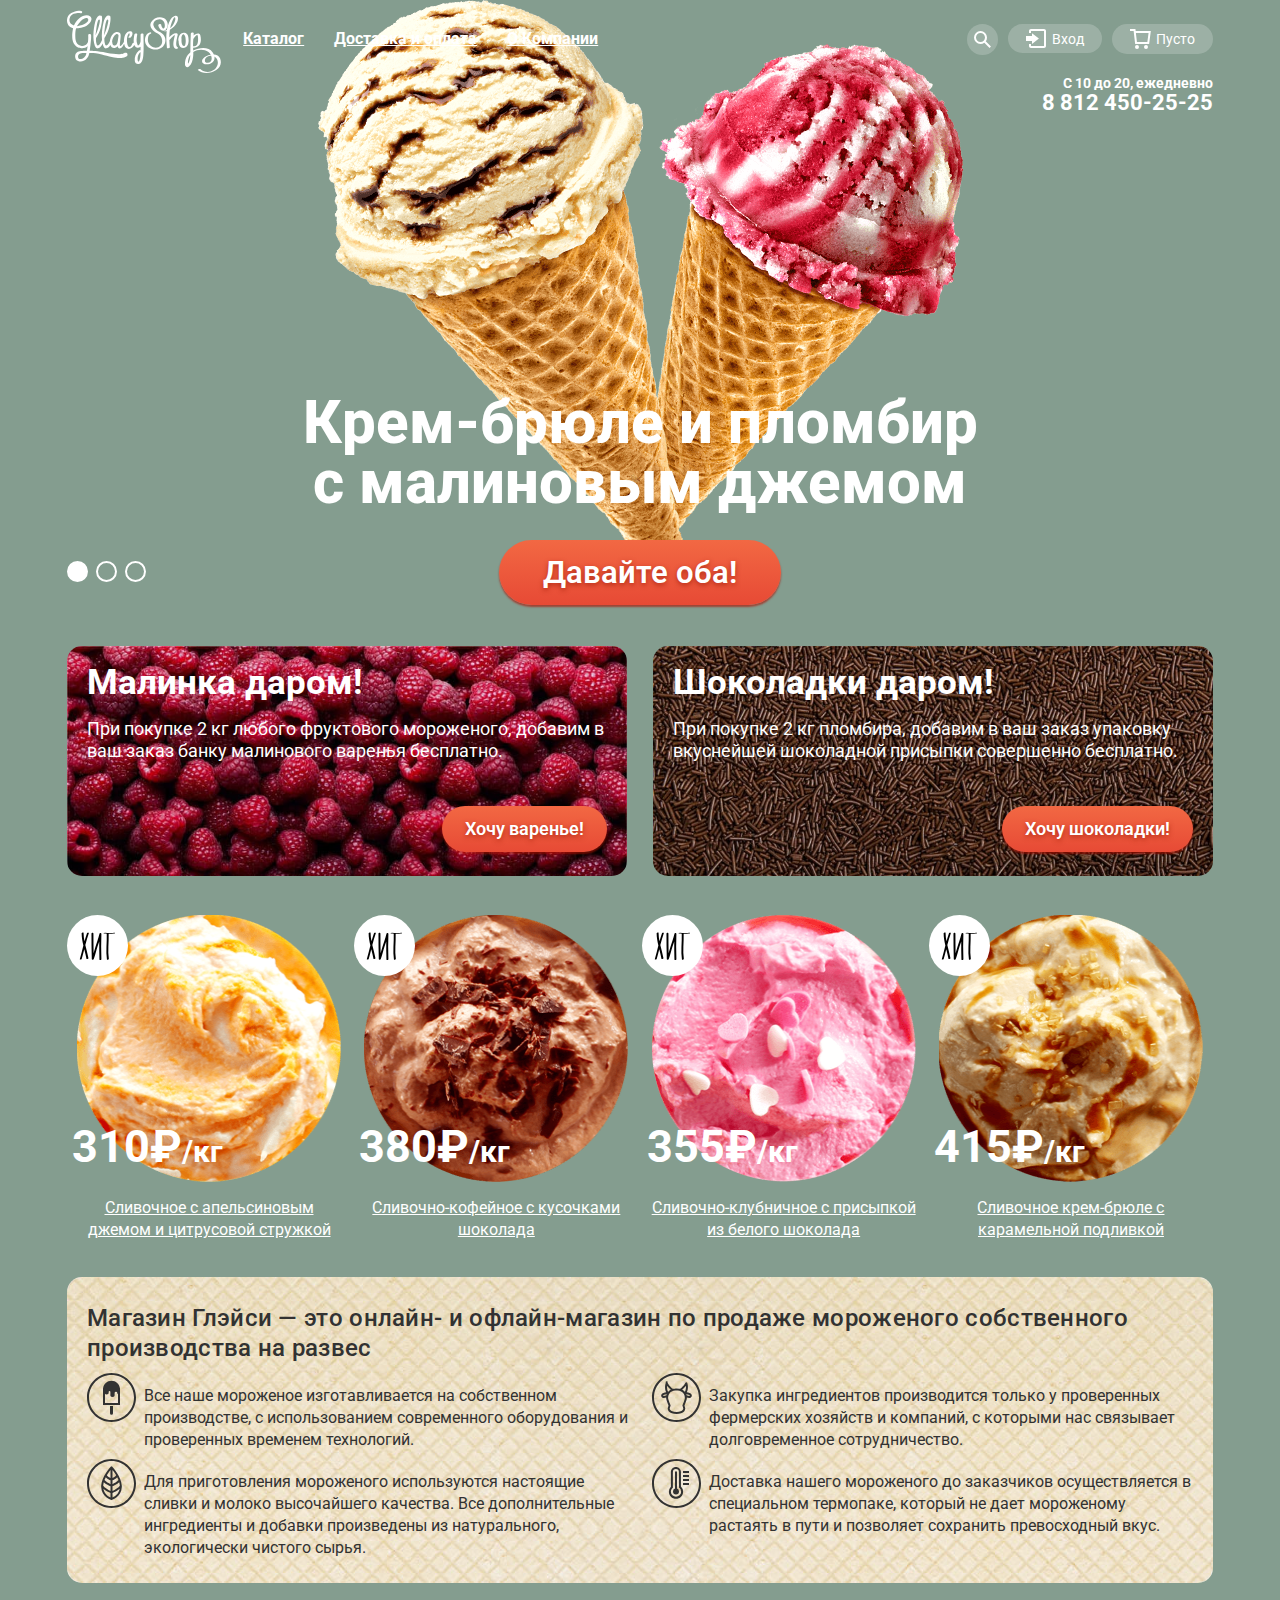
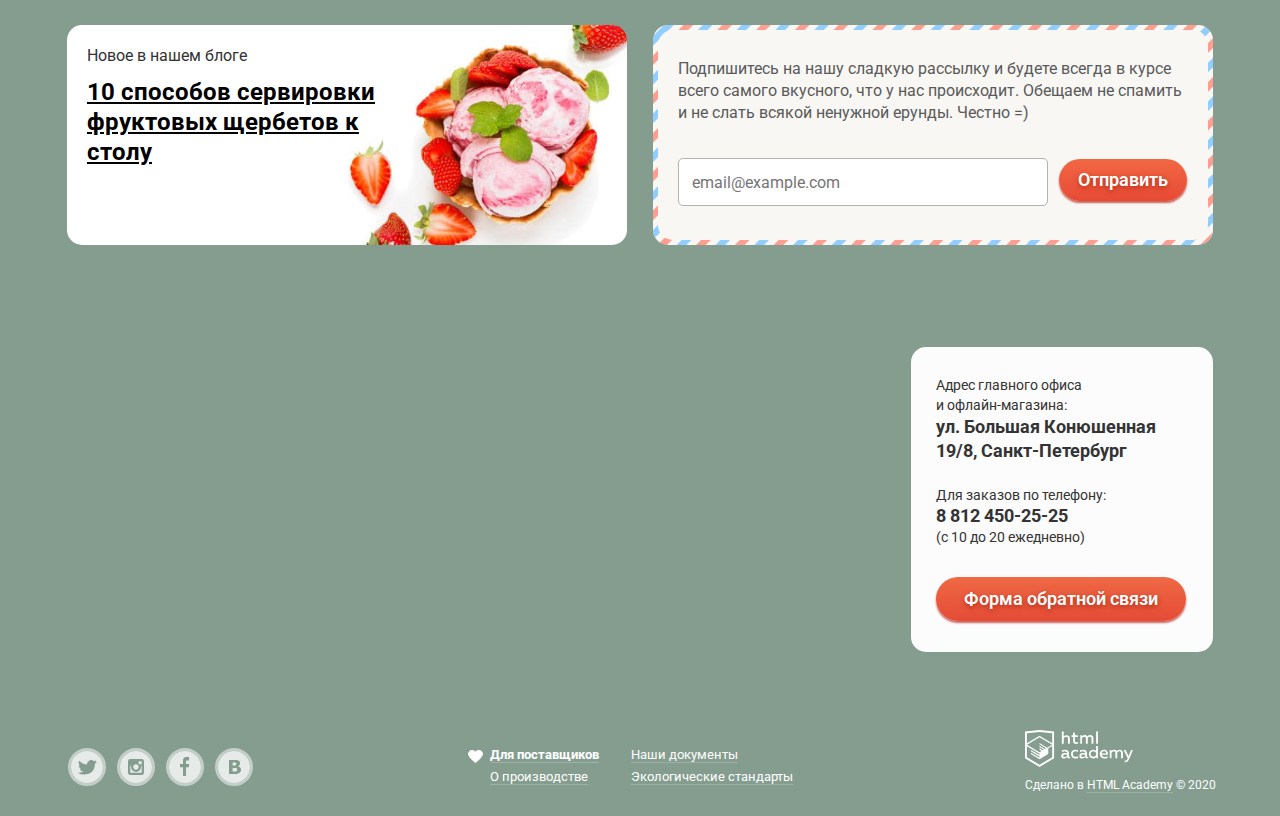
<file: index.html>
<!DOCTYPE html>
<html lang="ru">
 	<head>
		<meta charset="utf-8">
		<title>HTML Academy: Глейси</title>
		<link rel="stylesheet" href="css/normalize.css">
		<link rel="stylesheet" href="css/style-min.min.css">
		<link rel="shortcut icon" href="img/pin.svg" type="image/x-icon">
		<link href="https://fonts.googleapis.com/css?family=Roboto:400,500,700&display=swap&subset=cyrillic" rel="stylesheet">
	</head>

	<body>
	<input class="visually-hidden" type="radio" id="product-1" name="toggle" checked>
	<input class="visually-hidden" type="radio" id="product-2" name="toggle">
	<input class="visually-hidden" type="radio" id="product-3" name="toggle">
		<div class="site-wrapper">
			<header class="page-header">
				<h1 class="visually-hidden">Интернет магазин мороженного "GllacyShop"</h1>

				<a class="logo">
					<img src="img/logo.svg" width="154" height="64" alt="GllacyShop">
				</a>

				<nav class="main-nav">
					<ul class="main-nav__list">
						<li class="main-nav__item">
							<a href="inner.html" class="main-nav__link">Каталог</a>
							<ul class="submenu__list">
								<li class="submenu__item hr">
									<a href="#" class="submenu__link"><b>Новинки</b></a>
								</li>
								<li class="submenu__item">
									<a href="inner.html" class="submenu__link">Сливочное</a>
								</li>
								<li class="submenu__item submenu__item--active">
									<a href="#" class="submenu__link">Щербеты</a>
								</li>
								<li class="submenu__item">
									<a href="#" class="submenu__link">Фруктовый лед</a>
								</li>
								<li class="submenu__item">
									<a href="#" class="submenu__link">Мелорин</a>
								</li>
							</ul>
						</li>
						<li class="main-nav__item">
							<a href="#" class="main-nav__link">Доставка и оплата</a>
						</li>
						<li class="main-nav__item">
							<a href="#" class="main-nav__link">О Компании</a>
						</li>
					</ul>
				</nav>

				<ul class="user-nav__list">
					<li class="user-nav__item">
						<a href="search.php" class="user-nav__button user-nav__button--search">
							<svg xmlns="http://www.w3.org/2000/svg" xmlns:xlink="http://www.w3.org/1999/xlink" width="17" height="17" viewBox="0 0 17 17"><path d="M16.958 15.527L11.75 10.32A6.455 6.455 0 0 0 13 6.5 6.5 6.5 0 1 0 6.5 13a6.465 6.465 0 0 0 3.839-1.263l5.205 5.204 1.414-1.414zM6.5 11C4.019 11 2 8.981 2 6.5S4.019 2 6.5 2 11 4.019 11 6.5 8.981 11 6.5 11z"/></svg>
							Поиск
						</a>

						<div class="search">
							<form action="search.php" class="search__form" method="post">
								<label>
									<input type="text" name="search" value="" placeholder="Крем-брюле">
								</label>
							</form>
						</div>
					</li>

					<li class="user-nav__item">
						<a href="#" class="user-nav__button user-nav__button--login">
							<svg xmlns="http://www.w3.org/2000/svg" xmlns:xlink="http://www.w3.org/1999/xlink" width="21" height="19" viewBox="0 0 21 19"><path d="M6 14.875L12.917 9.5 6 4.125v2.917H-.042v4.917H6z"/><path d="M18 0H5C3.9 0 3 .9 3 2v2h2V2h13v15H5v-2H3v2c0 1.1.9 2 2 2h13c1.1 0 2-.9 2-2V2c0-1.1-.9-2-2-2z"/></svg>
							Вход
						</a>

						<div class="login">
							<form action="login.php" class="login__form" method="post">
								<label>
									<input type="text" name="login" value="" placeholder="email@example.com">
								</label>
	
								<label>
									<input type="password" name="password" value="password" placeholder="password">
								</label>
	
								<a href="login.php" name="login" class="button btn--login">Войти</a>
	
								<ul class="login__link-list">
									<li class="login__link-item">
										<a href="#" class="login__link">Забыли пароль?</a>
									</li>
									<li class="login__link-item">
										<a href="#" class="login__link">Новая регистрация</a>
									</li>
								</ul>
							</form>
						</div>
					</li>
					
					<li class="user-nav__item">
						<a href="cart.php" class="user-nav__button user-nav__button--cart">
							<svg xmlns="http://www.w3.org/2000/svg" width="21" height="20" viewBox="0 0 21 20"><path d="M5.657 2.031L5.422 0H0v2h3.64l1.5 13h13.988l1.699-12.969H5.657zM17.372 13H6.922L5.888 4.031h12.66L17.372 13z"/><circle cx="6.984" cy="18" r="2"/><circle cx="15.984" cy="18" r="2"/></svg>
							Пусто
						</a>

						<div class="cart cart--empty">
							<table class="cart__table">
								<tr class="cart__row">
									<td class="cart__cell">
										<span class="cart__item-del">
											<span class="visually-hidden">Удалить из корзины</span>
											<svg xmlns="http://www.w3.org/2000/svg" width="11" height="11" viewBox="0 0 11 11"><path fill="#231F20" d="M10.979.728l-.708-.707L5.5 4.792.729.021.021.728 4.793 5.5.021 10.271l.707.708L5.5 6.207l4.771 4.772.708-.708L6.207 5.5z"/></svg>
										</span>
									</td>
									<td class="cart__cell">
										<img src="img/product__item-1.png" class="cart__product-img" width="33" height="33" alt="Изображение мороженного">
									</td>
									<td class="cart__cell">
										<p class="cart__product-name">Пломбир с апельсиновым джемом</p>
									</td>
									<td class="cart__cell">
										<p class="cart__product-spec">1,5 кг х <span class="cart__product-price">200 руб.</span></p>
									</td>
									<td class="cart__cell">
										<span class="cart__price">300 руб.</span>
									</td>
								</tr>

								<tr class="cart__row">
									<td class="cart__cell">
										<span class="cart__item-del">
											<span class="visually-hidden">Удалить из корзины</span>
											<svg xmlns="http://www.w3.org/2000/svg" width="11" height="11" viewBox="0 0 11 11"><path fill="#231F20" d="M10.979.728l-.708-.707L5.5 4.792.729.021.021.728 4.793 5.5.021 10.271l.707.708L5.5 6.207l4.771 4.772.708-.708L6.207 5.5z"/></svg>
										</span>
									</td>
									<td class="cart__cell">
										<img src="img/product__item-3.png" class="cart__product-img" width="33" height="33" alt="Изображение мороженного">
									</td>
									<td class="cart__cell">
										<p class="cart__product-name">Клубничный пломбир с присыпкой из белого шоколада</p>
									</td>
									<td class="cart__cell">
										<p class="cart__product-spec">1,5 кг х <span class="cart__product-price">300 руб.</span></p>
									</td>
									<td class="cart__cell">
										<span class="cart__price">450 руб.</span>
									</td>
								</tr>
	
								<tr class="cart__row cart__total">
									<td class="cart__cell" colspan="5">
										<span class="cart__total-price">Итого: 750 руб.</span>
									</td>
								</tr>
	
								<tr class="cart__row cart__order">
									<td class="cart__cell" colspan="5">
										<a href="#" class="btn--order button">Оформить заказ</a>
									</td>
								</tr>
							</table>
						</div>
					</li>
				</ul>

				<div class="contacts-top">
					<span class="schedule">С 10 до 20, ежедневно</span>
					<a href="tel:8812-450-25-25" class="phone">8 812 450-25-25</a>
				</div>

				<section class="slider">
					<div class="slider-controls">
						<label tabindex="0" for="product-1">Первый</label>
						<label tabindex="0" for="product-2">Второй</label>
						<label tabindex="0" for="product-3">Третий</label>
					</div>

					<ul class="slider-list">
						<li class="slider-item slide" id="slide1">
							<h3 class="slide-title">
								Крем-брюле и пломбир с малиновым джемом
							</h3>
							<a class="button slide-button" href="#">Давайте оба!</a>
						</li>
						<li class="slider-item slide" id="slide2">
							<h3 class="slide-title">
								Шоколадный пломбир и лимонный сорбет
							</h3>
							<a class="button slide-button" href="#">Давайте оба!</a>
						</li>
						<li class="slider-item slide" id="slide3">
							<h3 class="slide-title">
								Пломбир с помадкой и клубничный щербет
							</h3>
							<a class="button slide-button" href="#">Давайте оба!</a>
						</li>
					</ul>
				</section>
			</header>


			<main class="page-content">
				<section class="promo">
					<div class="promo__item">
						<h3 class="promo__title">Малинка даром!</h3>
						<p class="promo__text">При покупке 2 кг любого фруктового мороженого, добавим в ваш заказ банку малинового варенья бесплатно.</p>

						<a href="#" class="promo__btn button">Хочу варенье!</a>
					</div>

					<div class="promo__item">
						<h3 class="promo__title">Шоколадки даром!</h3>
						<p class="promo__text">При покупке 2 кг пломбира, добавим в ваш заказ упаковку вкуснейшей шоколадной присыпки совершенно бесплатно.</p>

						<a href="#" class="promo__btn button">Хочу шоколадки!</a>
					</div>
				</section>

				<section class="product product--hit">
					<figure class="product__item">
						<img src="img/product__item-1.png" width="267" height="267" alt="">
						<span class="product__hit-badge">
							<svg xmlns="http://www.w3.org/2000/svg" width="61" height="61" viewBox="0 0 61 61"><circle fill="#FFF" cx="30.5" cy="30.5" r="30.5"/><path d="M19.985 18.27c-.915 2.683-1.718 5.384-2.472 8.094-.543-2.863-.921-5.756-.958-8.715-.005-.431-1.939-.11-1.932.518.052 4.243.8 8.354 1.747 12.432-1.196 4.58-2.311 9.18-3.579 13.771-.109.394 1.771.138 1.904-.344.902-3.265 1.726-6.535 2.556-9.8.805 3.204 1.644 6.407 2.273 9.657.098.508 2.041.045 1.932-.518-.864-4.462-2.12-8.836-3.146-13.247 1.068-4.086 2.202-8.157 3.578-12.191.124-.361-1.737-.145-1.903.343zM34.395 18.798c.049-1.047-1.919-.794-1.963.128-.004.08-.004.159-.008.238-.039.065-.084.128-.101.204-1.004 4.463-2.611 8.729-4.056 13.06-.644 1.93-1.139 3.898-1.666 5.856-.139-6.623-.135-13.237-.165-19.871-.005-1.042-1.965-.769-1.961.134.037 8.337.018 16.641.303 24.971a.644.644 0 0 0-.034.301l.064.445c.123.856 1.959.48 1.944-.317.005-.011.016-.018.021-.029 1.636-4.171 2.478-8.591 3.894-12.838.521-1.558 1.048-3.108 1.561-4.662-.071 5.987.058 11.969.211 17.961.026 1.012 1.58.771 1.91.065l.056-.119c.112-.239.088-.423-.015-.558-.211-8.333-.389-16.635.005-24.969zM47.32 17.66c-3.158.38-6.312.227-9.478.048-.491-.028-2.24.851-1.221.908 1.093.062 2.182.109 3.271.145-.093.081-.161.167-.157.265.295 8.408-1.054 17.239.191 25.564.063.424 2.01.005 1.932-.518-1.229-8.229.069-16.951-.185-25.27 1.776.012 3.551-.052 5.33-.266.857-.102 1.669-1.039.317-.876z"/></svg>
						</span>
						<p class="product__price">310₽<span>/кг</span></p>
						<figcaption class="product__title">Сливочное с апельсиновым джемом и цитрусовой стружкой
							<a href="#" class="button button--more">Быстрый просмотр</a>
						</figcaption>
					</figure>

					<figure class="product__item">
						<img src="img/product__item-2.png" width="267" height="267" alt="">
						<span class="product__hit-badge">
							<svg xmlns="http://www.w3.org/2000/svg" width="61" height="61" viewBox="0 0 61 61"><circle fill="#FFF" cx="30.5" cy="30.5" r="30.5"/><path d="M19.985 18.27c-.915 2.683-1.718 5.384-2.472 8.094-.543-2.863-.921-5.756-.958-8.715-.005-.431-1.939-.11-1.932.518.052 4.243.8 8.354 1.747 12.432-1.196 4.58-2.311 9.18-3.579 13.771-.109.394 1.771.138 1.904-.344.902-3.265 1.726-6.535 2.556-9.8.805 3.204 1.644 6.407 2.273 9.657.098.508 2.041.045 1.932-.518-.864-4.462-2.12-8.836-3.146-13.247 1.068-4.086 2.202-8.157 3.578-12.191.124-.361-1.737-.145-1.903.343zM34.395 18.798c.049-1.047-1.919-.794-1.963.128-.004.08-.004.159-.008.238-.039.065-.084.128-.101.204-1.004 4.463-2.611 8.729-4.056 13.06-.644 1.93-1.139 3.898-1.666 5.856-.139-6.623-.135-13.237-.165-19.871-.005-1.042-1.965-.769-1.961.134.037 8.337.018 16.641.303 24.971a.644.644 0 0 0-.034.301l.064.445c.123.856 1.959.48 1.944-.317.005-.011.016-.018.021-.029 1.636-4.171 2.478-8.591 3.894-12.838.521-1.558 1.048-3.108 1.561-4.662-.071 5.987.058 11.969.211 17.961.026 1.012 1.58.771 1.91.065l.056-.119c.112-.239.088-.423-.015-.558-.211-8.333-.389-16.635.005-24.969zM47.32 17.66c-3.158.38-6.312.227-9.478.048-.491-.028-2.24.851-1.221.908 1.093.062 2.182.109 3.271.145-.093.081-.161.167-.157.265.295 8.408-1.054 17.239.191 25.564.063.424 2.01.005 1.932-.518-1.229-8.229.069-16.951-.185-25.27 1.776.012 3.551-.052 5.33-.266.857-.102 1.669-1.039.317-.876z"/></svg>
						</span>
						<p class="product__price">380₽<span>/кг</span></p>
						<figcaption class="product__title">Сливочно-кофейное с кусочками шоколада
							<a href="#" class="button button--more">Быстрый просмотр</a>
						</figcaption>
					</figure>

					<figure class="product__item">
						<img src="img/product__item-3.png" width="267" height="267" alt="">
						<span class="product__hit-badge">
							<svg xmlns="http://www.w3.org/2000/svg" width="61" height="61" viewBox="0 0 61 61"><circle fill="#FFF" cx="30.5" cy="30.5" r="30.5"/><path d="M19.985 18.27c-.915 2.683-1.718 5.384-2.472 8.094-.543-2.863-.921-5.756-.958-8.715-.005-.431-1.939-.11-1.932.518.052 4.243.8 8.354 1.747 12.432-1.196 4.58-2.311 9.18-3.579 13.771-.109.394 1.771.138 1.904-.344.902-3.265 1.726-6.535 2.556-9.8.805 3.204 1.644 6.407 2.273 9.657.098.508 2.041.045 1.932-.518-.864-4.462-2.12-8.836-3.146-13.247 1.068-4.086 2.202-8.157 3.578-12.191.124-.361-1.737-.145-1.903.343zM34.395 18.798c.049-1.047-1.919-.794-1.963.128-.004.08-.004.159-.008.238-.039.065-.084.128-.101.204-1.004 4.463-2.611 8.729-4.056 13.06-.644 1.93-1.139 3.898-1.666 5.856-.139-6.623-.135-13.237-.165-19.871-.005-1.042-1.965-.769-1.961.134.037 8.337.018 16.641.303 24.971a.644.644 0 0 0-.034.301l.064.445c.123.856 1.959.48 1.944-.317.005-.011.016-.018.021-.029 1.636-4.171 2.478-8.591 3.894-12.838.521-1.558 1.048-3.108 1.561-4.662-.071 5.987.058 11.969.211 17.961.026 1.012 1.58.771 1.91.065l.056-.119c.112-.239.088-.423-.015-.558-.211-8.333-.389-16.635.005-24.969zM47.32 17.66c-3.158.38-6.312.227-9.478.048-.491-.028-2.24.851-1.221.908 1.093.062 2.182.109 3.271.145-.093.081-.161.167-.157.265.295 8.408-1.054 17.239.191 25.564.063.424 2.01.005 1.932-.518-1.229-8.229.069-16.951-.185-25.27 1.776.012 3.551-.052 5.33-.266.857-.102 1.669-1.039.317-.876z"/></svg>
						</span>
						<p class="product__price">355₽<span>/кг</span></p>
						<figcaption class="product__title">Сливочно-клубничное с присыпкой из белого шоколада
							<a href="#" class="button button--more">Быстрый просмотр</a>
						</figcaption>
					</figure>

					<figure class="product__item">
						<img src="img/product__item-4.png" width="267" height="267" alt="">
						<span class="product__hit-badge">
							<svg xmlns="http://www.w3.org/2000/svg" width="61" height="61" viewBox="0 0 61 61"><circle fill="#FFF" cx="30.5" cy="30.5" r="30.5"/><path d="M19.985 18.27c-.915 2.683-1.718 5.384-2.472 8.094-.543-2.863-.921-5.756-.958-8.715-.005-.431-1.939-.11-1.932.518.052 4.243.8 8.354 1.747 12.432-1.196 4.58-2.311 9.18-3.579 13.771-.109.394 1.771.138 1.904-.344.902-3.265 1.726-6.535 2.556-9.8.805 3.204 1.644 6.407 2.273 9.657.098.508 2.041.045 1.932-.518-.864-4.462-2.12-8.836-3.146-13.247 1.068-4.086 2.202-8.157 3.578-12.191.124-.361-1.737-.145-1.903.343zM34.395 18.798c.049-1.047-1.919-.794-1.963.128-.004.08-.004.159-.008.238-.039.065-.084.128-.101.204-1.004 4.463-2.611 8.729-4.056 13.06-.644 1.93-1.139 3.898-1.666 5.856-.139-6.623-.135-13.237-.165-19.871-.005-1.042-1.965-.769-1.961.134.037 8.337.018 16.641.303 24.971a.644.644 0 0 0-.034.301l.064.445c.123.856 1.959.48 1.944-.317.005-.011.016-.018.021-.029 1.636-4.171 2.478-8.591 3.894-12.838.521-1.558 1.048-3.108 1.561-4.662-.071 5.987.058 11.969.211 17.961.026 1.012 1.58.771 1.91.065l.056-.119c.112-.239.088-.423-.015-.558-.211-8.333-.389-16.635.005-24.969zM47.32 17.66c-3.158.38-6.312.227-9.478.048-.491-.028-2.24.851-1.221.908 1.093.062 2.182.109 3.271.145-.093.081-.161.167-.157.265.295 8.408-1.054 17.239.191 25.564.063.424 2.01.005 1.932-.518-1.229-8.229.069-16.951-.185-25.27 1.776.012 3.551-.052 5.33-.266.857-.102 1.669-1.039.317-.876z"/></svg>
						</span>
						<p class="product__price">415₽<span>/кг</span></p>
						<figcaption class="product__title">Сливочное крем-брюле с карамельной подливкой
							<a href="#" class="button button--more">Быстрый просмотр</a>
						</figcaption>
					</figure>
				</section>

				<section class="feature">
					<h2 class="feature__title">Магазин Глэйси — это онлайн- и офлайн-магазин по продаже мороженого собственного производства на развес</h2>

					<ul class="feature__items">
						<li class="feature__item">
							<span class="feature__icon"></span>
							Все наше мороженое изготавливается на собственном производстве, с использованием современного оборудования и проверенных временем технологий.
						</li>

						<li class="feature__item">
							<span class="feature__icon"></span>
							Закупка ингредиентов  производится только у проверенных фермерских хозяйств и компаний, с которыми нас связывает долговременное сотрудничество.
						</li>

						<li class="feature__item">
							<span class="feature__icon"></span>
							Для приготовления мороженого используются настоящие сливки и молоко высочайшего качества. Все дополнительные ингредиенты и добавки произведены из натурального, экологически чистого сырья.
						</li>

						<li class="feature__item">
							<span class="feature__icon"></span>
							Доставка нашего мороженого до заказчиков осуществляется в специальном термопаке, который не дает мороженому растаять в пути и позволяет сохранить превосходный вкус.
						</li>
					</ul>
				</section>

				<section class="information">
					<div class="news">
						<span class="news__title--small">Новое в нашем блоге</span>
						<a href="#" class="news__link">
							<h2 class="news__title">
								10 способов сервировки фруктовых щербетов к столу
							</h2>
						</a>
					</div>

					<div class="subscribe">
						<div class="subscribe__inner">
							<p class="subscribe__text">
								Подпишитесь на нашу сладкую рассылку и будете всегда в курсе всего самого вкусного, что у нас происходит. Обещаем не спамить и не слать всякой ненужной ерунды. Честно =)
							</p>

							<form action="#" class="subscribe__form" method="post">
								<label for="email"></label>
								<input type="text" name="email" value="" id="email" placeholder="email@example.com">

								<button type="submit" class="button btn--send">Отправить</button>
							</form>
						</div>
					</div>
				</section>

				<section class="map">
					<iframe src="https://www.google.com/maps/embed?pb=!1m18!1m12!1m3!1d1998.603625300297!2d30.320858715943245!3d59.9387191690544!2m3!1f0!2f0!3f0!3m2!1i1024!2i768!4f13.1!3m3!1m2!1s0x4696310fca145cc1%3A0x42b32648d8238007!2z0JHQvtC70YzRiNCw0Y8g0JrQvtC90Y7RiNC10L3QvdCw0Y8g0YPQuy4sIDE5LzgsINCh0LDQvdC60YIt0J_QtdGC0LXRgNCx0YPRgNCzLCAxOTExODY!5e0!3m2!1sru!2sru!4v1580397992994!5m2!1sru!2sru" width="1200" height="430" style="border:0;" allowfullscreen=""></iframe>

					<address class="contacts">
						<p class="contacts__address">
							Адрес главного офиса<br> и офлайн-магазина:<br>
							<b>ул. Большая Конюшенная 19/8, Санкт-Петербург</b>
						</p>

						<p class="contacts__phone">
							Для заказов по телефону:<br>
							<a href="tel:88124502525">8 812 450-25-25</a><br>
							(с 10 до 20 ежедневно)
						</p>

						<a class="contacts__btn button" id="feedback-form">Форма обратной связи</a>
					</address>
				</section>
			</main>


			<footer class="page-footer">
				<div class="page-footer__social">
					<ul class="social-items">
						<li class="social-item">
							<a href="#" class="social-item__link">
								<span class="visually-hidden">Мы в Твиттере</span>
								<svg xmlns="http://www.w3.org/2000/svg" width="32" height="32" viewBox="0 0 32 32"><path d="M16 0C7.164 0 0 7.164 0 16c0 8.837 7.164 16 16 16 8.837 0 16-7.163 16-16 0-8.836-7.163-16-16-16zm7.944 12.809c-.251 6.516-3.463 10.832-10.992 10.702h-.486c-.447 0-4.543-.443-5.344-1.823 2.479.19 4.247-.406 5.12-1.136-1.048-.289-2.923-.461-3.251-2.848.384.104.618.221 1.299.113-1.307-.824-2.758-1.519-2.679-3.643.311.317 1.164.518 1.46.457-.768-.233-2.149-3.244-.974-4.781 1.984 1.79 4.075 3.482 7.804 3.643.227-2.214 1.24-3.699 3.168-4.325 1.84-.479 3.255.26 3.901 1.138.737-.224 1.453-.466 2.193-.685-.004.833-.569 1.463-.935 1.709.747.165 1.423-.475 1.423-.475-.184.963-1.094 1.725-1.707 1.954z"/></svg>
							</a>
						</li>

						<li class="social-item">
							<a href="#" class="social-item__link">
								<span class="visually-hidden">Мы в Инстаграме</span>
								<svg xmlns="http://www.w3.org/2000/svg" width="32" height="32" viewBox="0 0 32 32"><path d="M20.916 16a4.938 4.938 0 1 1-9.877 0c0-.394.051-.773.138-1.14h-.897v6.838h11.396V14.86h-.897c.086.367.137.746.137 1.14z"/><path d="M15.978 18.659c1.466 0 2.659-1.193 2.659-2.659s-1.193-2.659-2.659-2.659c-1.466 0-2.659 1.193-2.659 2.659s1.192 2.659 2.659 2.659zM18.637 10.302h3.039v3.039h-3.039z"/><path d="M16 0C7.164 0 0 7.164 0 16c0 8.837 7.164 16 16 16 8.837 0 16-7.163 16-16 0-8.836-7.163-16-16-16zm7.955 21.698a2.285 2.285 0 0 1-2.279 2.279H10.279A2.285 2.285 0 0 1 8 21.698V10.302a2.286 2.286 0 0 1 2.279-2.279h11.396a2.286 2.286 0 0 1 2.279 2.279v11.396z"/></svg>
							</a>
						</li>

						<li class="social-item">
							<a href="#" class="social-item__link">
								<span class="visually-hidden">Мы в Фейсбуке</span>
								<svg xmlns="http://www.w3.org/2000/svg" width="32" height="32" viewBox="0 0 32 32"><path d="M16 0C7.164 0 0 7.163 0 16s7.164 16 16 16c8.837 0 16-7.164 16-16S24.837 0 16 0zm4.062 9.455h-3.021v3.444h3.021v3.445h-3.021v8.61H14.02v-8.61H11v-3.445h3.021V9.455c0-1.902 1.353-3.445 3.021-3.445h3.021v3.445z"/></svg>
							</a>
						</li>

						<li class="social-item">
							<a href="#" class="social-item__link">
								<span class="visually-hidden">Мы ВКонтакте</span>
								<svg xmlns="http://www.w3.org/2000/svg" width="32" height="32" viewBox="0 0 32 32"><path d="M16.637 14.495c.402-.019.719-.082.951-.188.326-.145.54-.33.641-.559.101-.229.15-.496.15-.797 0-.232-.058-.465-.174-.697-.116-.232-.322-.405-.617-.517-.264-.1-.592-.155-.984-.165a76.242 76.242 0 0 0-1.652-.014h-.339v2.965h.565c.571 0 1.057-.009 1.459-.028zM18.118 17.084c-.282-.081-.672-.125-1.166-.132a127.97 127.97 0 0 0-1.55-.009h-.79v3.493h.264c1.014 0 1.74-.003 2.18-.009a3.2 3.2 0 0 0 1.212-.245c.377-.157.633-.364.774-.625s.214-.562.214-.9c0-.446-.088-.788-.261-1.03-.17-.241-.464-.423-.877-.543z"/><path d="M16 0C7.164 0 0 7.164 0 16c0 8.837 7.164 16 16 16 8.837 0 16-7.163 16-16 0-8.836-7.163-16-16-16zm6.602 20.531a3.73 3.73 0 0 1-1.124 1.327c-.552.415-1.161.71-1.823.886s-1.501.264-2.519.264h-6.121V8.987h5.443c1.13 0 1.957.038 2.48.113a5.126 5.126 0 0 1 1.561.5c.533.27.929.632 1.189 1.087.26.455.392.975.392 1.558 0 .678-.179 1.278-.536 1.795-.358.518-.863.92-1.517 1.208v.075c.917.182 1.642.559 2.179 1.13.537.571.807 1.325.807 2.261 0 .678-.138 1.283-.411 1.817z"/></svg>
							</a>
						</li>
					</ul>
				</div>

				<div class="page-footer__link">
					<ul class="group-link__items">
						<li class="group-link__item">
							<a href="#" class="font-bold">Для поставщиков</a><br>
							<a href="#">О производстве</a>
						</li>

						<li class="group-link__item">
							<a href="#">Наши документы</a><br>
							<a href="#">Экологические стандарты</a>
						</li>
					</ul>
				</div>

				<div class="page-footer__copyright">
					<a href="https://htmlacademy.ru/intensive/htmlcss" class="page-footer__logo">
						<img src="img/logo-htmlacademy.svg" width="108" height="39" alt="Html Academy">
					</a>

					<p class="page-footer__text">
						Сделано в <a href="https://htmlacademy.ru/intensive/htmlcss">HTML Academy</a> © 2020
					</p>
				</div>
			</footer>
		</div>

		<div class="feedback">
			<div class="feedback__form">
				<form action="send.php" method="post">
					<p class="feedback__title">Мы обязательно вам ответим!</p>
					<button type="button" class="feedback__close">
						<span class="visually-hidden">Закрыть окно</span>
					</button>

					<label class="feedback__row">
						<input type="text" name="feedback__name" value="" placeholder="Имя Фамилия">
					</label>

					<label class="feedback__row">
						<input type="text" name="feedback__email" value="" placeholder="email@example.com" required>
					</label>

					<label class="feedback__row">
						<textarea name="feedback__message" placeholder="В свободной форме"></textarea>
					</label>

					<button type="submit" class="button btn--feedback" name="feedback--button">Отправить</button>
				</form>
			</div>
		</div>

		<script src="js/script-min.js"></script>
	</body>
</html>
</file>
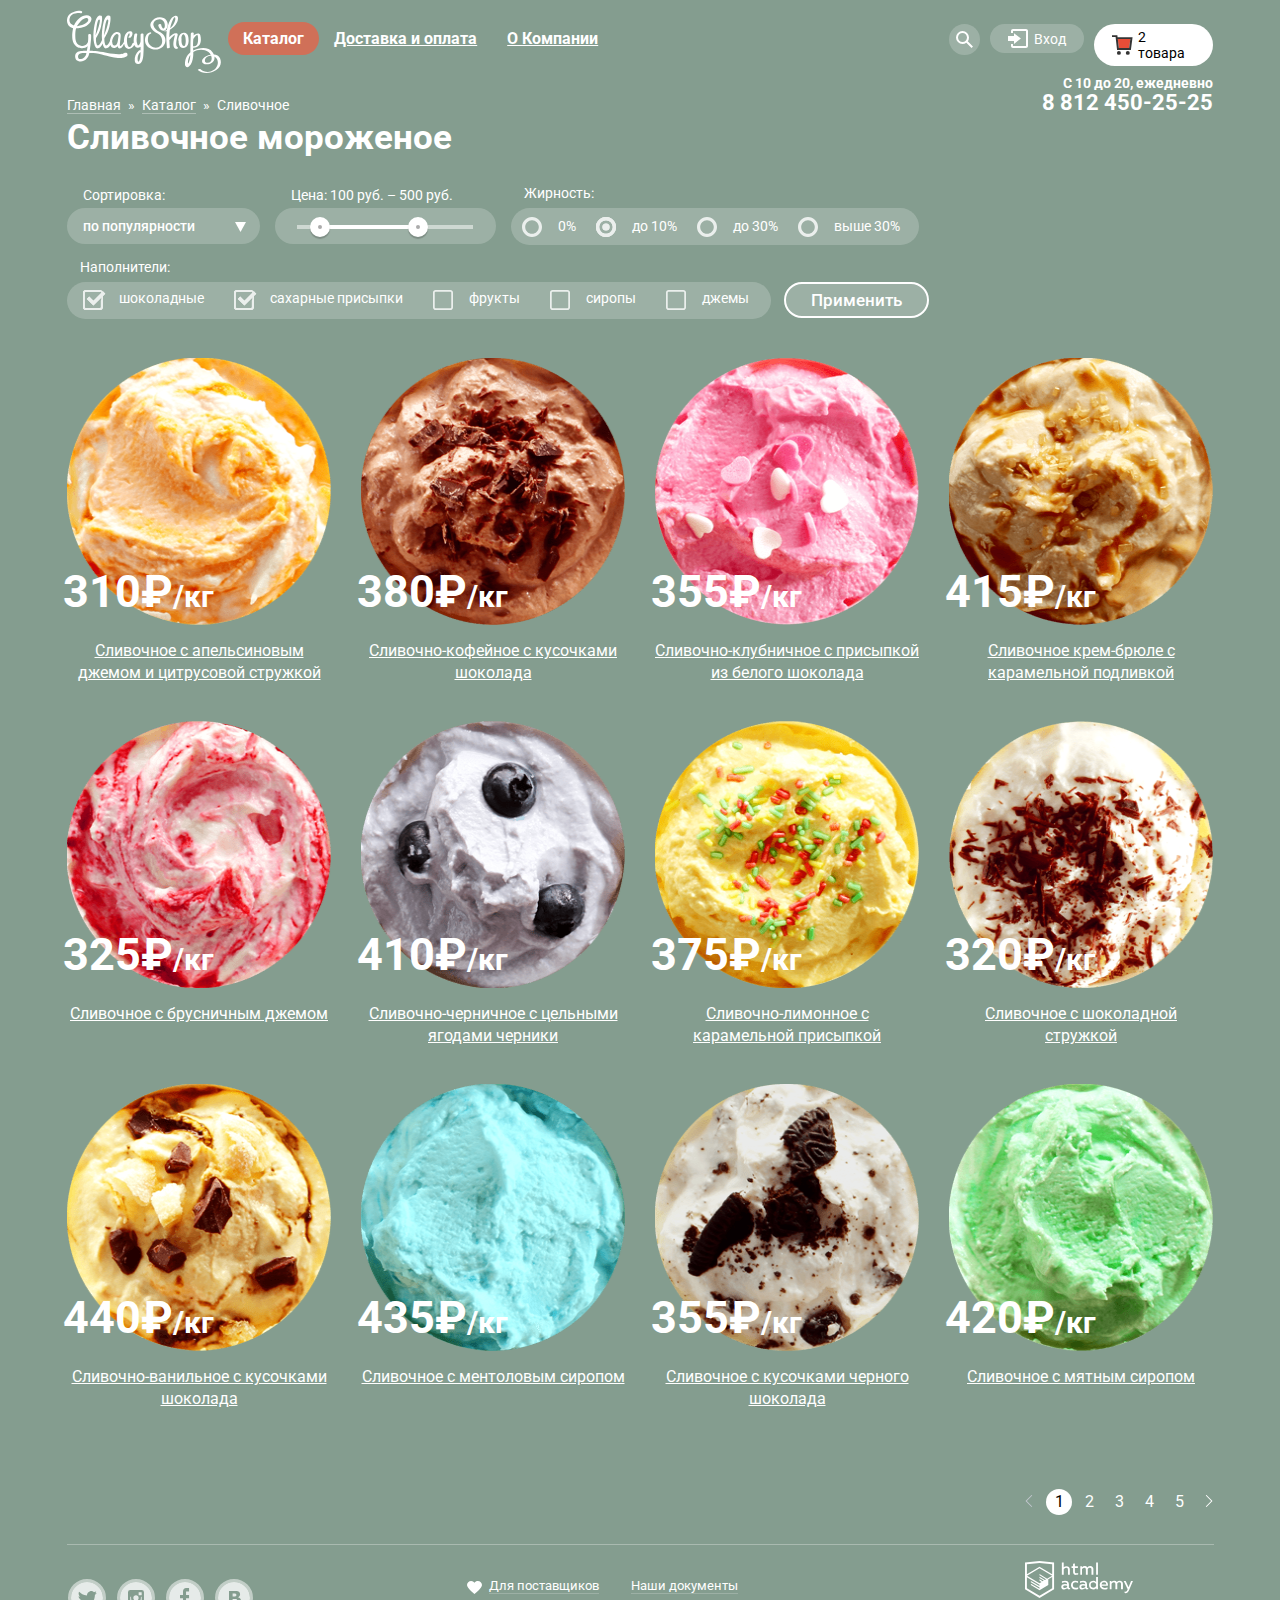
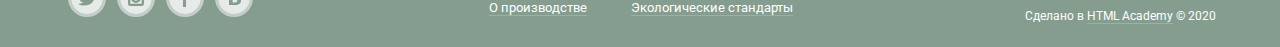
<file: inner.html>
<!DOCTYPE html>
<html lang="ru">
	<head>
		<meta charset="utf-8">
		<title>HTML Academy: Глейси</title>
		<link rel="stylesheet" href="css/normalize.css">
		<link rel="stylesheet" href="css/style-min.min.css">
		<link rel="shortcut icon" href="img/pin.svg" type="image/x-icon">
		<link href="https://fonts.googleapis.com/css?family=Roboto:400,500,700&display=swap&subset=cyrillic" rel="stylesheet">
	</head>

	<body>
		<header class="page-header">
			<h1 class="visually-hidden">Интернет магазин мороженного "GllacyShop"</h1>

			<div class="logo">
				<a href="index.html">
					<img src="img/logo.svg" width="154" height="64" alt="GllacyShop">
				</a>
			</div>

			<nav class="main-nav">
				<ul class="main-nav__list">
					<li class="main-nav__item">
						<a class="main-nav__link main-nav__link--active">Каталог</a>
						<ul class="submenu__list">
							<li class="submenu__item hr">
								<a href="#" class="submenu__link"><b>Новинки</b></a>
							</li>
							<li class="submenu__item">
								<a href="#" class="submenu__link">Сливочное</a>
							</li>
							<li class="submenu__item submenu__item--active">
								<a href="#" class="submenu__link">Щербеты</a>
							</li>
							<li class="submenu__item">
								<a href="#" class="submenu__link">Фруктовый лед</a>
							</li>
							<li class="submenu__item">
								<a href="#" class="submenu__link">Мелорин</a>
							</li>
						</ul>
					</li>
					<li class="main-nav__item">
						<a href="#" class="main-nav__link">Доставка и оплата</a>
					</li>
					<li class="main-nav__item">
						<a href="#" class="main-nav__link">О Компании</a>
					</li>
				</ul>
			</nav>

			<ul class="user-nav__list">
				<li class="user-nav__item">
					<a href="search.php" class="user-nav__button user-nav__button--search">
						<svg xmlns="http://www.w3.org/2000/svg" xmlns:xlink="http://www.w3.org/1999/xlink" width="17" height="17" viewBox="0 0 17 17"><path d="M16.958 15.527L11.75 10.32A6.455 6.455 0 0 0 13 6.5 6.5 6.5 0 1 0 6.5 13a6.465 6.465 0 0 0 3.839-1.263l5.205 5.204 1.414-1.414zM6.5 11C4.019 11 2 8.981 2 6.5S4.019 2 6.5 2 11 4.019 11 6.5 8.981 11 6.5 11z"/></svg>
						Поиск
					</a>

					<div class="search">
						<form action="search.php" class="search__form" method="post">
							<label>
								<input type="text" name="search" value="" placeholder="Крем-брюле">
							</label>
						</form>
					</div>
				</li>

				<li class="user-nav__item">
					<a href="login.php" class="user-nav__button user-nav__button--login">
						<svg xmlns="http://www.w3.org/2000/svg" xmlns:xlink="http://www.w3.org/1999/xlink" width="21" height="19" viewBox="0 0 21 19"><path d="M6 14.875L12.917 9.5 6 4.125v2.917H-.042v4.917H6z"/><path d="M18 0H5C3.9 0 3 .9 3 2v2h2V2h13v15H5v-2H3v2c0 1.1.9 2 2 2h13c1.1 0 2-.9 2-2V2c0-1.1-.9-2-2-2z"/></svg>
						Вход
					</a>

					<div class="login">
						<form action="login.php" class="login__form" method="post">
							<label>
								<input type="text" name="user-login" value="" placeholder="email@example.com">
							</label>

							<label>
								<input type="password" name="user-password" value="password" placeholder="password">
							</label>

							<button type="submit" name="login" class="button btn--login">Войти</button>

							<ul class="login__link-list">
								<li class="login__link-item">
									<a href="#" class="login__link">Забыли пароль?</a>
								</li>
								<li class="login__link-item">
									<a href="#" class="login__link">Новая регистрация</a>
								</li>
							</ul>
						</form>
					</div>
				</li>

				<li class="user-nav__item">
					<a href="cart.php" class="user-nav__button user-nav__button--cart cart-items">
						<svg xmlns="http://www.w3.org/2000/svg" width="21" height="20" viewBox="0 0 21 20"><path fill="#E84D37" d="M5.888 4.031L6.922 13h10.45l1.176-8.969z"/><circle fill="#343434" cx="6.984" cy="18" r="2"/><circle fill="#343434" cx="15.984" cy="18" r="2"/><path fill="#343434" d="M5.657 2.031L5.422 0H0v2h3.64l1.5 13h13.988l1.699-12.969H5.657zM17.372 13H6.922L5.888 4.031h12.66L17.372 13z"/></svg>
						2 товара
					</a>

					<div class="cart">
						<table class="cart__table">
							<tr class="cart__row">
								<td class="cart__cell">
									<span class="cart__item-del">
										<span class="visually-hidden">Удалить из корзины</span>
										<svg xmlns="http://www.w3.org/2000/svg" width="11" height="11" viewBox="0 0 11 11"><path fill="#231F20" d="M10.979.728l-.708-.707L5.5 4.792.729.021.021.728 4.793 5.5.021 10.271l.707.708L5.5 6.207l4.771 4.772.708-.708L6.207 5.5z"/></svg>
									</span>
								</td>
								<td class="cart__cell">
									<img src="img/product__item-1.png" class="cart__product-img" width="33" height="33" alt="Изображение мороженного">
								</td>
								<td class="cart__cell">
									<p class="cart__product-name">Пломбир с апельсиновым джемом</p>
								</td>
								<td class="cart__cell">
									<p class="cart__product-spec">1,5 кг х <span class="cart__product-price">200 руб.</span></p>
								</td>
								<td class="cart__cell">
									<span class="cart__price">300 руб.</span>
								</td>
							</tr>

							<tr class="cart__row">
								<td class="cart__cell">
									<span class="cart__item-del">
										<span class="visually-hidden">Удалить из корзины</span>
										<svg xmlns="http://www.w3.org/2000/svg" width="11" height="11" viewBox="0 0 11 11"><path fill="#231F20" d="M10.979.728l-.708-.707L5.5 4.792.729.021.021.728 4.793 5.5.021 10.271l.707.708L5.5 6.207l4.771 4.772.708-.708L6.207 5.5z"/></svg>
									</span>
								</td>
								<td class="cart__cell">
									<img src="img/product__item-3.png" class="cart__product-img" width="33" height="33" alt="Изображение мороженного">
								</td>
								<td class="cart__cell">
									<p class="cart__product-name">Клубничный пломбир с присыпкой из белого шоколада</p>
								</td>
								<td class="cart__cell">
									<p class="cart__product-spec">1,5 кг х <span class="cart__product-price">300 руб.</span></p>
								</td>
								<td class="cart__cell">
									<span class="cart__price">450 руб.</span>
								</td>
							</tr>

							<tr class="cart__row cart__total">
								<td class="cart__cell" colspan="5">
									<span class="cart__total-price">Итого: 750 руб.</span>
								</td>
							</tr>

							<tr class="cart__row cart__order">
								<td class="cart__cell" colspan="5">
									<a href="#" class="btn--order button">Оформить заказ</a>
								</td>
							</tr>
						</table>
					</div>
				</li>
			</ul>

			<div class="contacts-top">
				<span class="schedule">С 10 до 20, ежедневно</span>
				<a href="tel:8812-450-25-25" class="phone">8 812 450-25-25</a>
			</div>
		</header>


		<main class="page-content">
			<section class="product__header">
				<div class="breadcrumbs">
					<ul class="breadcrumbs__items">
						<li class="breadcrumbs__item">
							<a href="index.html" class="breadcrumbs__link">Главная</a>
						</li>
						<li class="breadcrumbs__item">
							<a href="#" class="breadcrumbs__link">Каталог</a>
						</li>
						<li class="breadcrumbs__item">
							<a class="breadcrumbs__link">Сливочное</a>
						</li>
					</ul>
				</div>

				<div class="title">
					<h2>Сливочное мороженое</h2>
				</div>

				<div class="product__filter">
					<form class="filter" action="sand.php" method="post">
						<ul class="filter__group" role="none">
							<li class="filter__item filter__item--popular">
								<label for="filter__popular">Сортировка:</label><br>
								<select class="pupular" name="popular" id="filter__popular">
									<option value="popular">по популярности</option>
								</select>
								<svg xmlns="http://www.w3.org/2000/svg" width="11" height="10" viewBox="0 0 11 10"><path d="M5.5 10L0 0h11"/></svg>
							</li>

							<li class="filter__item">
								<label for="filter__range">Цена: 100 руб. – 500 руб.</label><br>
								<input type="number" min="100" max="500" name="filter__price" id="filter__range">

								<div class="range__controls">
									<div class="scale">
										<div class="bar"></div>
									</div>
									<div class="range__toggle range__toggle--min"></div>
									<div class="range__toggle range__toggle--max"></div>
								</div>
							</li>
						</ul>

						<fieldset class="fieldset__group">
							<legend class="fieldset__title">Жирность:</legend>

							<div class="fatness__group">
								<label tabindex="0">
									<input type="radio" name="fatness" value="0">
									<span class="radio--indicator"></span>0%
								</label>

								<label tabindex="0">
									<input type="radio" name="fatness" value="10" checked>
									<span class="radio--indicator"></span>до 10%
								</label>

								<label tabindex="0">
									<input type="radio" name="fatness" value="30">
									<span class="radio--indicator"></span>до 30%
								</label>

								<label tabindex="0">
									<input type="radio" name="fatness" value="30plus">
									<span class="radio--indicator"></span>выше 30%
								</label>
							</div>
						</fieldset>


						<fieldset class="fieldset__group">
							<legend class="fieldset__title">Наполнители:</legend>

							<div class="topping__group">
								<label tabindex="0">
									<input type="checkbox" value="chocolade" checked>шоколадные
									<span class="checkbox--indicator"></span>
								</label>

								<label tabindex="0">
									<input type="checkbox" value="powders" checked>
									<span class="checkbox--indicator"></span>сахарные присыпки
								</label>

								<label tabindex="0">
									<input type="checkbox" value="fruit">
									<span class="checkbox--indicator"></span>фрукты
								</label>

								<label tabindex="0">
									<input type="checkbox" value="syrups">
									<span class="checkbox--indicator"></span>сиропы
								</label>

								<label tabindex="0">
									<input type="checkbox" value="jams">
									<span class="checkbox--indicator"></span>джемы
								</label>
							</div>
						</fieldset>

						<button type="submit" name="button-filter" class="button-filter">Применить</button>
					</form>
				</div>
			</section>

			<section class="product">
				<figure class="product__item" tabindex="0">
					<img src="img/product__item-1.png" width="267" height="267" alt="">
					<p class="product__price">310₽<span>/кг</span></p>
					<figcaption class="product__title">Сливочное с апельсиновым джемом и цитрусовой стружкой
						<a href="#" class="button button--more">Быстрый просмотр</a>
					</figcaption>
				</figure>

				<figure class="product__item" tabindex="0">
					<img src="img/product__item-2.png" width="267" height="267" alt="">
					<p class="product__price">380₽<span>/кг</span></p>
					<figcaption class="product__title">Сливочно-кофейное с кусочками шоколада
						<a href="#" class="button button--more">Быстрый просмотр</a>
					</figcaption>
				</figure>

				<figure class="product__item" tabindex="0">
					<img src="img/product__item-3.png" width="267" height="267" alt="">
					<p class="product__price">355₽<span>/кг</span></p>
					<figcaption class="product__title">Сливочно-клубничное с присыпкой из белого шоколада
						<a href="#" class="button button--more">Быстрый просмотр</a>
					</figcaption>
				</figure>

				<figure class="product__item" tabindex="0">
					<img src="img/product__item-4.png" width="267" height="267" alt="">
					<p class="product__price">415₽<span>/кг</span></p>
					<figcaption class="product__title">Сливочное крем-брюле с карамельной подливкой
						<a href="#" class="button button--more">Быстрый просмотр</a>
					</figcaption>
				</figure>

				<figure class="product__item" tabindex="0">
					<img src="img/product__item-5.png" width="267" height="267" alt="">
					<p class="product__price">325₽<span>/кг</span></p>
					<figcaption class="product__title">Сливочное с брусничным джемом
						<a href="#" class="button button--more">Быстрый просмотр</a>
					</figcaption>
				</figure>

				<figure class="product__item" tabindex="0">
					<img src="img/product__item-6.png" width="267" height="267" alt="">
					<p class="product__price">410₽<span>/кг</span></p>
					<figcaption class="product__title">Сливочно-черничное с цельными ягодами черники 
						<a href="#" class="button button--more">Быстрый просмотр</a>
					</figcaption>
				</figure>

				<figure class="product__item" tabindex="0">
					<img src="img/product__item-7.png" width="267" height="267" alt="">
					<p class="product__price">375₽<span>/кг</span></p>
					<figcaption class="product__title">Сливочно-лимонное с карамельной присыпкой
						<a href="#" class="button button--more">Быстрый просмотр</a>
					</figcaption>
				</figure>

				<figure class="product__item" tabindex="0">
					<img src="img/product__item-8.png" width="267" height="267" alt="">
					<p class="product__price">320₽<span>/кг</span></p>
					<figcaption class="product__title">Сливочное с шоколадной стружкой
						<a href="#" class="button button--more">Быстрый просмотр</a>
					</figcaption>
				</figure>

				<figure class="product__item" tabindex="0">
					<img src="img/product__item-9.png" width="267" height="267" alt="">
					<p class="product__price">440₽<span>/кг</span></p>
					<figcaption class="product__title">Сливочно-ванильное с кусочками шоколада
						<a href="#" class="button button--more">Быстрый просмотр</a>
					</figcaption>
				</figure>

				<figure class="product__item" tabindex="0">
					<img src="img/product__item-10.png" width="267" height="267" alt="">
					<p class="product__price">435₽<span>/кг</span></p>
					<figcaption class="product__title">Сливочноe с ментоловым сиропом
						<a href="#" class="button button--more">Быстрый просмотр</a>
					</figcaption>
				</figure>

				<figure class="product__item" tabindex="0">
					<img src="img/product__item-11.png" width="267" height="267" alt="">
					<p class="product__price">355₽<span>/кг</span></p>
					<figcaption class="product__title">Сливочное с кусочками черного шоколада
						<a href="#" class="button button--more">Быстрый просмотр</a>
					</figcaption>
				</figure>

				<figure class="product__item" tabindex="0">
					<img src="img/product__item-12.png" width="267" height="267" alt="">
					<p class="product__price">420₽<span>/кг</span></p>
					<figcaption class="product__title">Сливочное с мятным сиропом
						<a href="#" class="button button--more">Быстрый просмотр</a>
					</figcaption>
				</figure>
			</section>

			<section class="pagination">
				<ul class="pagination__list">
					<li class="pagination__item">
						<a class="pagination__arrow pagination__arrow--disable">
							<svg class="pagination__arrow--reverse" xmlns="http://www.w3.org/2000/svg" width="8" height="12" viewBox="0 0 8 12"><path d="M7.237 5.642L1.73.132c-.2-.197-.52-.197-.717 0s-.198.52 0 .717L6.163 6l-5.15 5.15c-.2.198-.2.52 0 .717.098.1.228.148.357.148.13 0 .26-.05.358-.148l5.51-5.51c.198-.197.198-.517 0-.715z"/></svg>
							<span class="visually-hidden">Прошлая страница</span>
						</a>
					</li>

					<li class="pagination__item">
						<a class="pagination__link pagination__link--active">1</a>
						<span class="visually-hidden">Страница</span>
					</li>

					<li class="pagination__item">
						<a href="#" class="pagination__link">2</a>
						<span class="visually-hidden">Страница</span>
					</li>

					<li class="pagination__item">
						<a href="#" class="pagination__link">3</a>
						<span class="visually-hidden">Страница</span>
					</li>

					<li class="pagination__item">
						<a href="#" class="pagination__link">4</a>
						<span class="visually-hidden">Страница</span>
					</li>

					<li class="pagination__item">
						<a href="#" class="pagination__link">5</a>
						<span class="visually-hidden">Страница</span>
					</li>

					<li class="pagination__item">
						<a href="#" class="pagination__arrow">
							<svg xmlns="http://www.w3.org/2000/svg" width="8" height="12" viewBox="0 0 8 12"><path d="M7.237 5.642L1.73.132c-.2-.197-.52-.197-.717 0s-.198.52 0 .717L6.163 6l-5.15 5.15c-.2.198-.2.52 0 .717.098.1.228.148.357.148.13 0 .26-.05.358-.148l5.51-5.51c.198-.197.198-.517 0-.715z"/></svg>
							<span class="visually-hidden">Следующая cтраница</span>
						</a>
					</li>
				</ul>
			</section>
		</main>


		<footer class="page-footer">
			<div class="page-footer__social">
				<ul class="social-items">
					<li class="social-item">
						<a href="#" class="social-item__link">
							<span class="visually-hidden">Мы в Твиттере</span>
							<svg xmlns="http://www.w3.org/2000/svg" width="32" height="32" viewBox="0 0 32 32"><path d="M16 0C7.164 0 0 7.164 0 16c0 8.837 7.164 16 16 16 8.837 0 16-7.163 16-16 0-8.836-7.163-16-16-16zm7.944 12.809c-.251 6.516-3.463 10.832-10.992 10.702h-.486c-.447 0-4.543-.443-5.344-1.823 2.479.19 4.247-.406 5.12-1.136-1.048-.289-2.923-.461-3.251-2.848.384.104.618.221 1.299.113-1.307-.824-2.758-1.519-2.679-3.643.311.317 1.164.518 1.46.457-.768-.233-2.149-3.244-.974-4.781 1.984 1.79 4.075 3.482 7.804 3.643.227-2.214 1.24-3.699 3.168-4.325 1.84-.479 3.255.26 3.901 1.138.737-.224 1.453-.466 2.193-.685-.004.833-.569 1.463-.935 1.709.747.165 1.423-.475 1.423-.475-.184.963-1.094 1.725-1.707 1.954z"/></svg>
						</a>
					</li>

					<li class="social-item">
						<a href="#" class="social-item__link">
							<span class="visually-hidden">Мы в Инстаграме</span>
							<svg xmlns="http://www.w3.org/2000/svg" width="32" height="32" viewBox="0 0 32 32"><path d="M20.916 16a4.938 4.938 0 1 1-9.877 0c0-.394.051-.773.138-1.14h-.897v6.838h11.396V14.86h-.897c.086.367.137.746.137 1.14z"/><path d="M15.978 18.659c1.466 0 2.659-1.193 2.659-2.659s-1.193-2.659-2.659-2.659c-1.466 0-2.659 1.193-2.659 2.659s1.192 2.659 2.659 2.659zM18.637 10.302h3.039v3.039h-3.039z"/><path d="M16 0C7.164 0 0 7.164 0 16c0 8.837 7.164 16 16 16 8.837 0 16-7.163 16-16 0-8.836-7.163-16-16-16zm7.955 21.698a2.285 2.285 0 0 1-2.279 2.279H10.279A2.285 2.285 0 0 1 8 21.698V10.302a2.286 2.286 0 0 1 2.279-2.279h11.396a2.286 2.286 0 0 1 2.279 2.279v11.396z"/></svg>
						</a>
					</li>

					<li class="social-item">
						<a href="#" class="social-item__link">
							<span class="visually-hidden">Мы в Фейсбуке</span>
							<svg xmlns="http://www.w3.org/2000/svg" width="32" height="32" viewBox="0 0 32 32"><path d="M16 0C7.164 0 0 7.163 0 16s7.164 16 16 16c8.837 0 16-7.164 16-16S24.837 0 16 0zm4.062 9.455h-3.021v3.444h3.021v3.445h-3.021v8.61H14.02v-8.61H11v-3.445h3.021V9.455c0-1.902 1.353-3.445 3.021-3.445h3.021v3.445z"/></svg>
						</a>
					</li>

					<li class="social-item">
						<a href="#" class="social-item__link">
							<span class="visually-hidden">Мы ВКонтакте</span>
							<svg xmlns="http://www.w3.org/2000/svg" width="32" height="32" viewBox="0 0 32 32"><path d="M16.637 14.495c.402-.019.719-.082.951-.188.326-.145.54-.33.641-.559.101-.229.15-.496.15-.797 0-.232-.058-.465-.174-.697-.116-.232-.322-.405-.617-.517-.264-.1-.592-.155-.984-.165a76.242 76.242 0 0 0-1.652-.014h-.339v2.965h.565c.571 0 1.057-.009 1.459-.028zM18.118 17.084c-.282-.081-.672-.125-1.166-.132a127.97 127.97 0 0 0-1.55-.009h-.79v3.493h.264c1.014 0 1.74-.003 2.18-.009a3.2 3.2 0 0 0 1.212-.245c.377-.157.633-.364.774-.625s.214-.562.214-.9c0-.446-.088-.788-.261-1.03-.17-.241-.464-.423-.877-.543z"/><path d="M16 0C7.164 0 0 7.164 0 16c0 8.837 7.164 16 16 16 8.837 0 16-7.163 16-16 0-8.836-7.163-16-16-16zm6.602 20.531a3.73 3.73 0 0 1-1.124 1.327c-.552.415-1.161.71-1.823.886s-1.501.264-2.519.264h-6.121V8.987h5.443c1.13 0 1.957.038 2.48.113a5.126 5.126 0 0 1 1.561.5c.533.27.929.632 1.189 1.087.26.455.392.975.392 1.558 0 .678-.179 1.278-.536 1.795-.358.518-.863.92-1.517 1.208v.075c.917.182 1.642.559 2.179 1.13.537.571.807 1.325.807 2.261 0 .678-.138 1.283-.411 1.817z"/></svg>
						</a>
					</li>
				</ul>
			</div>

			<div class="page-footer__link">
				<ul class="group-link__items">
					<li class="group-link__item">
						<a href="#">Для поставщиков</a><br>
						<a href="#">О производстве</a>
					</li>

					<li class="group-link__item">
						<a href="#">Наши документы</a><br>
						<a href="#">Экологические стандарты</a>
					</li>
				</ul>
			</div>

			<div class="page-footer__copyright">
				<a href="https://htmlacademy.ru/intensive/htmlcss" class="page-footer__logo">
					<img src="img/logo-htmlacademy.svg" width="108" height="39" alt="Html Academy">
				</a>

				<p class="page-footer__text">
					Сделано в <a href="https://htmlacademy.ru/intensive/htmlcss">HTML Academy</a> © 2020
				</p>
			</div>
		</footer>

		<div class="feedback">
			<div class="feedback__form">
				<form action="sand.php" method="post">
					<p class="feedback__title">Мы обязательно вам ответим!</p>
					<span class="feedback__close">
						<span class="visually-hidden">Закрыть окно</span>
					</span>

					<label>
						<input type="text" name="feedback__name" value="" placeholder="Имя Фамилия">
					</label>

					<label>
						<input type="text" name="feedback__email" value="" placeholder="email@example.com" required>
					</label>

					<label>
						<textarea name="feedback__message" rows="5" cols="40">В свободной форме</textarea>
					</label>

					<button type="submit" name="btn btn--feedback">Отправить</button>
				</form>
			</div>
		</div>

		<script src="js/script-min.js"></script>
	</body>
</html>
</file>
<file: css/style-min.min.css>
body{min-width:1200px;margin:0;padding:0;font-family:Roboto,Arial,sans-serif;font-size:16px;line-height:22px;background-color:#849d8f;color:#fff}img{max-width:100%}a{text-decoration:none;color:#fff}a:hover{color:#ffbc9e}.visually-hidden{position:absolute;width:1px;height:1px;margin:-1px;padding:0;border:0;clip:rect(0,0,0,0);-webkit-clip-path:inset(100%);clip-path:inset(100%)}.button{display:inline-block;padding:12px 44px;font-weight:600;font-size:31px;line-height:41px;text-align:center;color:#fff;vertical-align:top;text-decoration:none;text-shadow:0 2px 5px rgba(160,32,11,.76);background:#f26843;background:linear-gradient(to bottom,#f26843 0,#e74a35 100%);border-radius:50px;box-shadow:0 2px 2px rgba(172,16,0,.64);border:none;cursor:pointer}.button:hover{background:linear-gradient(to bottom,#f58669 0,#ec6f5e 100%);box-shadow:0 2px 2px rgba(172,16,0,1);color:#fff}.button:active{background:linear-gradient(to bottom,#d84732 0,#e1613e 100%);box-shadow:inset 0 2px 2px rgba(172,16,0,1)}.submenu__item:first-child{border-top-left-radius:5px;border-top-right-radius:5px}.hr{position:relative}.hr::after{content:"";position:absolute;top:35px;left:10px;width:123px;height:1px;background-color:#d1d0ce}.cart,.feedback,.login,.search,.submenu__list{display:none}.page-content,.page-footer,.page-header{max-width:1200px;margin:0 auto}.page-footer__link a,.page-footer__text a{border-bottom:1px solid rgb(255,255,255,.2)}.page-header{box-sizing:border-box;padding-top:10px;padding-left:27px;padding-right:27px;display:flex;flex-wrap:wrap;justify-content:space-between}.page-header ul{list-style:none}.main-nav{line-height:18px;font-weight:700;width:60%}.main-nav__list{display:flex;flex-wrap:wrap;position:relative;padding-left:0}.main-nav__item{padding-top:4px;margin-left:-8px;margin-right:8px;height:30px}.main-nav__item:hover{text-decoration:none}.main-nav__link{padding:7px 15px;color:#fff;text-decoration:underline}.main-nav__link:hover{color:#000;background-color:#f7f6f3;border-radius:26px;text-decoration:none}.main-nav__link:active{box-shadow:inset 0 2px 1px 0 rgba(105,105,105,.4)}.main-nav__link--active{background-color:#d07058;border-radius:25px;text-decoration:none}.main-nav__item:hover .submenu__list{display:block}.main-nav__list .submenu__list{position:absolute;top:34px;left:0;background-color:#f8f7f4;box-shadow:0 20px 20px 0 rgba(0,0,0,.4);border-radius:5px;padding:0;z-index:5}.main-nav__list .submenu__list:hover{display:block}.submenu__list .submenu__item:last-child{border-bottom-left-radius:5px;border-bottom-right-radius:5px}.submenu__item{padding:8px 21px}.submenu__item:hover{background-color:#fbded7}.submenu__item:active{background-color:#f6b5a5}.submenu__item a{font-size:14px;font-weight:400;color:#000;border-bottom:none}.submenu__item--active,.submenu__item--active a{background-color:#d07058;color:#fff}.submenu__item--active:hover{background-color:#d07058}.user-nav__list{display:flex;justify-content:flex-end;padding-left:0;width:274px;font-size:14px;line-height:16px}.user-nav__item{position:relative}.user-nav__item button{cursor:pointer}.user-nav__button svg{fill:#fff}.user-nav__button:hover svg{fill:#000}.user-nav__button:hover{color:#000;background-color:#fff}.user-nav__button{display:flex;align-items:center;padding:5px 18px;background-color:rgb(255,255,255,.2);margin-left:10px;border-radius:25px;color:#fff}.user-nav__button--search{font-size:0;padding:7px;border-radius:50%;text-align:center}.user-nav__button svg{padding-right:5px}.user-nav__button.user-nav__button--search svg{padding-right:0}.user-nav__list li:hover .search{display:block}.search{position:absolute;width:342px;height:84px;right:0;top:40px;background-color:#f8f7f4;box-shadow:0 20px 20px 0 rgba(0,0,0,.4);border-radius:5px}.search__form{padding:20px 15px}.search__form input{width:295px;height:42px;border:1px solid #d3d3d2;border-radius:5px;padding-left:14px;font-size:14px;line-height:24px;color:#999}.user-nav__list li:hover .login{display:block}.login{position:absolute;width:277px;right:0;top:40px;background-color:#f8f7f4;box-shadow:0 20px 20px 0 rgba(0,0,0,.4);border-radius:5px;z-index:2}.login__form{padding:20px 15px}.login__form input{width:229px;height:42px;margin-bottom:20px;padding-left:14px;background-color:#f8f7f4;border:1px solid #d3d3d2;border-radius:5px}.login__link-list{display:inline-block;vertical-align:middle;padding:0;margin-left:12px;margin-top:5px}.login__link-item{margin-bottom:7px}.login__link{color:#323232;border-bottom:1px solid #adacaa}.btn--login{padding:15px 25px;font-size:18px;line-height:24px}.btn--login:hover{color:#fff}.user-nav__list li:hover .cart{display:block}.user-nav__list li:hover .cart--empty{display:none}.cart{position:absolute;width:540px;right:0;top:40px;background-color:#f8f7f4;color:#323232;font-size:13px;line-height:16px;box-shadow:0 20px 20px 0 rgba(0,0,0,.4);border-radius:5px;z-index:2}.cart__table{padding:15px}.cart__order,.cart__total{text-align:right}.cart__total .cart__cell{height:40px;border-top:1px solid #cacac7}.cart__product-img{padding:0 10px}.cart__product-name{width:259px}.cart__product-price{color:#999}.cart__price{padding-left:20px}.cart__total-price{font-size:15px;line-height:18px;color:#323232;font-weight:700}.cart__item-del{cursor:pointer}.cart-items{background-color:rgb(255,255,255,1);color:#000}.btn--order{padding:13px 15px;font-size:18px;line-height:24px}.contacts-top{width:100%;text-align:right;margin-top:-10px}.schedule{display:block;font-size:14px;line-height:16px;font-weight:700;padding-top:5px}.phone{font-size:22px;line-height:24px;font-weight:700;color:#fff}.site-wrapper{background-color:#849d8f;background-image:url(../img/ice-one.png);background-repeat:no-repeat;background-position:top center;transition:background-image .5s ease,background-color .5s ease}.site-wrapper::after,.site-wrapper::before{content:"";visibility:hidden}.site-wrapper::before{background-image:url(../img/ice-two.png)}.site-wrapper::after{background-image:url(../img/ice-three.png)}.slider{position:relative;width:100%;padding-top:277px;text-align:center;color:#fff;z-index:1}.slider-list{margin:0;padding:0;list-style:none}.slide{display:none}.slide-title{width:700px;margin:0 auto;margin-bottom:27px;font-size:60px;line-height:60px;font-weight:800}.slider-controls{position:absolute;bottom:22px;left:0;z-index:20;font-size:0}.slider-controls label{display:inline-block;width:17px;height:17px;margin-right:8px;vertical-align:top;background-color:transparent;border:2px solid #fff;border-radius:50%;cursor:pointer}.slider-controls label:hover{background-color:rgb(255,255,255,.4)}.slider-controls label:active{background-color:#fff}#product-1:checked~.site-wrapper{background-color:#849d8f;background-image:url(../img/ice-one.png)}#product-2:checked~.site-wrapper{background-color:#8996a6;background-image:url(../img/ice-two.png)}#product-3:checked~.site-wrapper{background-color:#9d8b84;background-image:url(../img/ice-three.png)}#product-1:checked~.site-wrapper #slide1,#product-2:checked~.site-wrapper #slide2,#product-3:checked~.site-wrapper #slide3{display:block}#product-1:checked~.site-wrapper label[for=product-1],#product-2:checked~.site-wrapper label[for=product-2],#product-3:checked~.site-wrapper label[for=product-3]{background-color:#fff}.breadcrumbs__items{display:flex;font-size:14px;line-height:16px;list-style:none;padding:0;margin-top:-19px}.breadcrumbs__item{margin-right:7px}.breadcrumbs__link{border-bottom:1px solid #aebeb5}.breadcrumbs__item::after{content:"»";padding-left:4px}.breadcrumbs__item:last-child::after{content:""}.breadcrumbs__item:last-child .breadcrumbs__link{border:none}.title h2{font-size:35px;line-height:41px;font-weight:700;margin-top:-10px}.promo{display:flex;justify-content:space-between;padding:0 27px;margin:41px 0}.promo__title{font-size:35px;line-height:34px;margin:0;font-weight:700}.promo__text{font-size:18px;line-height:22px}.promo__item{display:flex;flex-direction:column;box-sizing:border-box;max-width:560px;min-height:230px;padding:20px;background-repeat:no-repeat;background-size:cover;border-radius:15px}.promo__item:first-child{background-image:url(../img/promo__item-1.jpg);background-color:#91393b}.promo__item:last-child{background-image:url(../img/promo__item-2.jpg);background-color:#8d6855}.promo__btn{align-self:flex-end;margin-top:26px;line-height:24px;font-size:18px;padding:11px 23px}.product{display:flex;justify-content:space-between;flex-wrap:wrap;padding:0 12px;margin-top:11px}.product__header{padding:0 27px}.product--hit{padding:0 27px;margin-top:-12px}.product__item{position:relative;width:264px;margin:0;padding:15px;margin-bottom:-53px;text-align:center;border-radius:5px;z-index:1}.button--more{visibility:hidden;margin-top:10px;padding:13px 26px;font-size:18px;line-height:24px;font-weight:700}.product__item:hover{background-color:rgb(255,255,255,.4);z-index:2}.product__item:hover .button--more{visibility:visible}.product--hit .product__item{padding:0 10px 0 10px;margin-bottom:-7px}.product--hit img{padding-top:10px}.product--hit .button--more{margin-bottom:10px}.product--hit .product__price{top:219px;left:5px}.product__hit-badge{position:absolute;top:10px;left:0}.product__title{margin-top:9px}.product__price{position:absolute;top:226px;left:11px;font-size:45px;line-height:45px;font-weight:700;margin:0}.product__price span{font-size:30px}.product__title{font-size:16px;line-height:22px;text-align:center;text-decoration:underline}.filter{display:flex;justify-content:flex-start;flex-wrap:wrap;font-size:14px;line-height:16px}.filter__group{display:flex;list-style:none;padding-left:0;padding-top:2px;margin:0}.filter__item--popular{position:relative}.filter__item select{border:none;width:193px;height:36px;padding:0 16px;font-weight:500;background-color:rgb(255,255,255,.2);border-radius:50px;color:#fff;-webkit-appearance:none;-moz-appearance:none;appearance:none;margin-top:5px}.filter__item .pupular:hover{color:#323232}.filter__item svg{position:absolute;fill:#fff;right:14px;top:35px}.popular:hover+svg{color:#323232;fill:#323232}.product__filter{margin-top:-2px}.filter__item{margin-right:15px}.filter__item label{padding-left:16px}.filter__item input{display:none}.range__controls{position:relative;border:none;width:193px;height:36px;padding:0 14px;background-color:rgb(255,255,255,.2);border-radius:50px;color:#fff;margin-top:5px}.range__controls .bar{width:60%;margin-left:15px;height:4px;background:#fff}.scale{position:absolute;top:17px;height:4px;width:176px;margin-left:8px;background:rgba(255,255,255,.5)}.range__toggle{width:4px;height:4px;position:absolute;top:9px;background:#ababab;border:8px solid #fff;border-radius:50%;box-shadow:0 2px 1px 0 rgba(0,1,1,.2);cursor:pointer}.range__toggle:hover{width:5px;height:5px;transition:ease-in .2s}.range__toggle--min{left:16%}.range__toggle--max{left:60%}.button-filter{display:block;width:145px;height:36px;cursor:pointer;background-color:rgba(255,255,255,.2);border:2px solid #fff;border-radius:25px;color:#fff;font-size:17px;line-height:18px;font-weight:500;margin-top:23px;margin-left:2px}.button-filter:hover{background-color:rgba(255,255,255,1);color:#323232;font-weight:500}.button-filter:active{border:none;background-color:#ededed;box-shadow:inset 0 1px 1px 0 rgba(0,0,0,.4)}.fieldset__group{border:none;padding-left:0;margin-left:0;margin-right:0;margin-bottom:5px}.fieldset__title{padding-left:13px}.fatness__group{display:flex;justify-content:flex-start;align-items:center;margin-top:2px;height:37px;padding:0 19px;background-color:rgb(255,255,255,.2);border-radius:50px;color:#fff}.topping__group{display:flex;flex-wrap:wrap;justify-content:flex-start;align-items:center;margin-top:2px;height:37px;padding:0 22px;background-color:rgb(255,255,255,.2);border-radius:50px;color:#fff}input[type=checkbox],input[type=radio]{display:none}.fatness__group label{margin:0 28px;position:relative}.fatness__group label:last-child{margin-right:0}.topping__group label{margin-top:-1px;margin-bottom:0;margin-left:30px;margin-right:36px;position:relative;height:19px}.topping__group label:last-child{margin-right:0}input[type=radio]+.radio--indicator{position:absolute;top:-1px;left:-36px;background-image:url(../img/radio-off.svg);background-repeat:no-repeat;background-position:0;background-size:contain;width:25px;height:20px}input[type=radio]:disabled+.radio--indicator{opacity:.4}input[type=radio]:checked+.radio--indicator::after,input[type=radio]:checked+.radio--indicator::before{content:"";position:absolute;top:0;background-image:url(../img/radio-on.svg);background-repeat:no-repeat;background-position:0;background-size:contain;width:25px;height:20px}.radio--indicator{opacity:.8}.radio--indicator:hover{opacity:1}input[type=checkbox]+.checkbox--indicator{position:absolute;top:0;left:-36px;background-image:url(../img/checkbox-off.svg);background-repeat:no-repeat;background-position:0;background-size:contain;width:25px;height:20px}input[type=checkbox]:checked+.checkbox--indicator::after,input[type=checkbox]:checked+.checkbox--indicator::before{content:"";position:absolute;top:0;background-image:url(../img/checkbox-on.svg);background-repeat:no-repeat;background-position:0;background-size:contain;width:25px;height:20px}.checkbox--indicator{opacity:.8}.checkbox--indicator:hover{opacity:1}input[type=checkbox]:disabled+.checkbox--indicator{opacity:.4}.feature{box-sizing:border-box;min-height:306px;margin:21px 27px 42px 27px;padding:20px;background-color:#f1e6d0;background-image:url(../img/waffle-bg.jpg);background-repeat:no-repeat;background-size:cover;border-radius:15px;color:#323232;margin-top:-27px}.feature__title{font-size:24px;font-weight:500;line-height:30px;margin-top:6px;margin-bottom:7px;letter-spacing:.3px}.feature__items{display:flex;flex-wrap:wrap;justify-content:space-between;margin:-5px 0}.feature__item{position:relative;padding-left:17px;width:484px;margin-top:20px;font-size:16px;list-style:none}.feature__icon{position:absolute;top:-12px;left:-40px;width:49px;height:49px}.feature__item:nth-child(1) .feature__icon{background-image:url(../img/ice-cream.svg);background-repeat:no-repeat}.feature__item:nth-child(2) .feature__icon{background-image:url(../img/cow.svg);background-repeat:no-repeat}.feature__item:nth-child(3) .feature__icon{background-image:url(../img/eco.svg);background-repeat:no-repeat}.feature__item:nth-child(4) .feature__icon{background-image:url(../img/thermometer.svg);background-repeat:no-repeat}.information{display:flex;justify-content:space-between;padding:0 27px;margin:40px 0}.news{box-sizing:border-box;width:560px;min-height:220px;padding:20px;color:#323232;background-color:#fff;background-image:url(../img/news__bg.jpg);background-repeat:no-repeat;background-size:115%;background-position:90px 50%;background-position-y:-163px;border-radius:15px}.news__title{width:290px;line-height:30px;margin-top:10px;text-decoration:underline}.news__title--small{font-size:16px;line-height:22px}.news__link{color:#000}.news__link:hover{color:#e84d37}.news__link:active{color:#e84d37}.subscribe{box-sizing:border-box;width:560px;min-height:220px;padding:5px;color:#323232;background-color:#fff;background-image:url(../img/bg-post.svg);background-repeat:no-repeat;background-size:cover;border-radius:15px}.subscribe__inner{background-color:#f8f7f4;min-height:210px;border-radius:15px}.subscribe__text{margin-top:0;padding-top:28px;padding-bottom:10px;padding-left:20px;padding-right:20px;color:#5a5a5a;font-size:16px;line-height:22px}.subscribe__form{padding-left:20px;padding-top:5px;padding-bottom:34px}.subscribe__form input{width:353px;height:44px;margin-top:3px;padding-left:13px;border-style:solid;border-width:1px;border-color:#b2b2b2;border-radius:5px;background-color:#fff}.subscribe__form .btn--send{cursor:pointer;font-size:18px;line-height:24px;padding:9px 19px;margin-left:7px;margin-top:4px;border:none;color:#fff}.map{position:relative;max-height:430px}.pagination{position:relative;line-height:18px;margin-top:57px}.pagination::after{content:"";position:absolute;width:1147px;height:1px;top:54px;left:27px;border-bottom:1px solid rgb(255,255,255,.3)}.pagination__list{display:flex;justify-content:flex-end;list-style:none;padding:0 18px;margin-bottom:31px}.pagination__item{padding-left:4px}.pagination__arrow,.pagination__link{display:block;text-align:center;min-width:26px;height:26px;font-size:16px;line-height:26px;border-radius:50%}.pagination__link:hover{background-color:rgb(255,255,255,.2);color:#fff}.pagination__link:active{background-color:rgb(255,255,255,1);color:#000}.pagination__link--active{background-color:#fff;color:#000}.pagination__link--active:hover{background-color:#fff;color:#000}.pagination__arrow svg{fill:#fff}.pagination__arrow--disable svg{fill:#c1c6ce}.pagination__arrow--reverse{transform:rotate(180deg)}.contacts{position:absolute;right:27px;top:62px;width:302px;min-height:305px;background-color:#fefefe;opacity:98%;font-size:14px;line-height:20px;font-style:normal;color:#323232;border-radius:15px}.contacts__address{padding:28px 25px 19px 25px;margin:0}.contacts__phone{padding:0 25px 25px 25px;margin:3px 0 0 0}.contacts__address b{font-size:18px;line-height:24px}.contacts__phone a{font-size:18px;line-height:22px;font-weight:700;color:#323232}.contacts__btn{font-size:18px;line-height:24px;margin-top:5px;margin-left:25px;padding:10px 28px}.page-footer{display:flex;flex-direction:row;justify-content:space-between;align-items:center;min-width:108px;padding:11px 0}.page-footer__social{flex-basis:20%;padding-top:6px}.page-footer__link{flex-basis:60%;font-size:13px}.page-footer__copyright{flex-basis:20%;padding-bottom:4px}.social-items{display:flex;padding-left:28px}.social-item{width:32px;height:32px;margin-right:11px;border-radius:50%;border:3px solid rgb(255,255,255,.5)}.social-item svg{fill:rgb(255,255,255,.8)}.social-item svg:hover{fill:rgb(255,255,255,1)}.social-item svg:active{fill:#e9e9e9}.social-item__link{display:block;width:32px;height:32px}.page-footer ul{list-style:none}.group-link__items{display:flex;flex-direction:row;justify-content:center;flex-wrap:wrap;padding-left:34px;padding-top:4px}.group-link__item{position:relative;margin-right:32px}.font-bold{font-weight:700}.group-link__item:first-child::before{position:absolute;top:4px;left:-22px;content:url(../img/heart.svg)}.group-link__item svg{margin-right:5px}.page-footer__logo{padding-left:25px;padding-top:2px}.page-footer__text{font-size:12px;margin:0;padding-left:25px}.feedback{position:fixed;top:0;width:100%;height:100%;justify-content:center;align-items:center;background:rgba(0,0,0,.3);z-index:100}.feedback__form{min-width:447px;padding:20px 15px;background-color:#f8f7f4;box-shadow:0 20px 20px 0 rgba(0,0,0,.4);border-radius:10px}.feedback__form form{display:flex;width:430px;flex-direction:column;position:relative}.feedback__row{width:60%;padding:0 10px}.feedback__form input{box-sizing:border-box;width:250px;height:40px;margin-bottom:20px;padding-left:14px;background-color:#f8f7f4;border:1px solid #d3d3d2;border-radius:5px}.feedback__form input:hover{border:2px solid #d3d3d2}.feedback__form input:focus{border:2px solid #8fbdec}.feedback__form textarea{box-sizing:border-box;width:398px;min-height:125px;padding:14px 14px;background-color:#f8f7f4;border:1px solid #d3d3d2;border-radius:5px}.feedback__form textarea:hover{border:2px solid #d3d3d2}.feedback__form textarea:focus{border:2px solid #8fbdec}.btn--feedback{padding:11px 23px;font-size:18px;line-height:24px;font-weight:700;margin-top:16px;margin-bottom:5px;margin-right:-8px;align-self:flex-end}.feedback__title{margin-top:0;margin-bottom:14px;padding-left:10px;font-size:24px;line-height:28px;font-weight:500;color:#323232}.feedback__close{position:absolute;width:18px;height:17px;right:-16px;top:-4px;border:none;background-color:rgb(255,255,255,0);cursor:pointer;background-image:url(../img/cross-big.svg);background-repeat:no-repeat}@keyframes bounce{0%{transform:translateY(-2000px)}70%{transform:translateY(50px)}90%{transform:translateY(20px)}100%{transform:translateY(0)}}.opened{display:flex;animation:bounce .6s}.feedback-error{animation:shake .6s}
</file>
